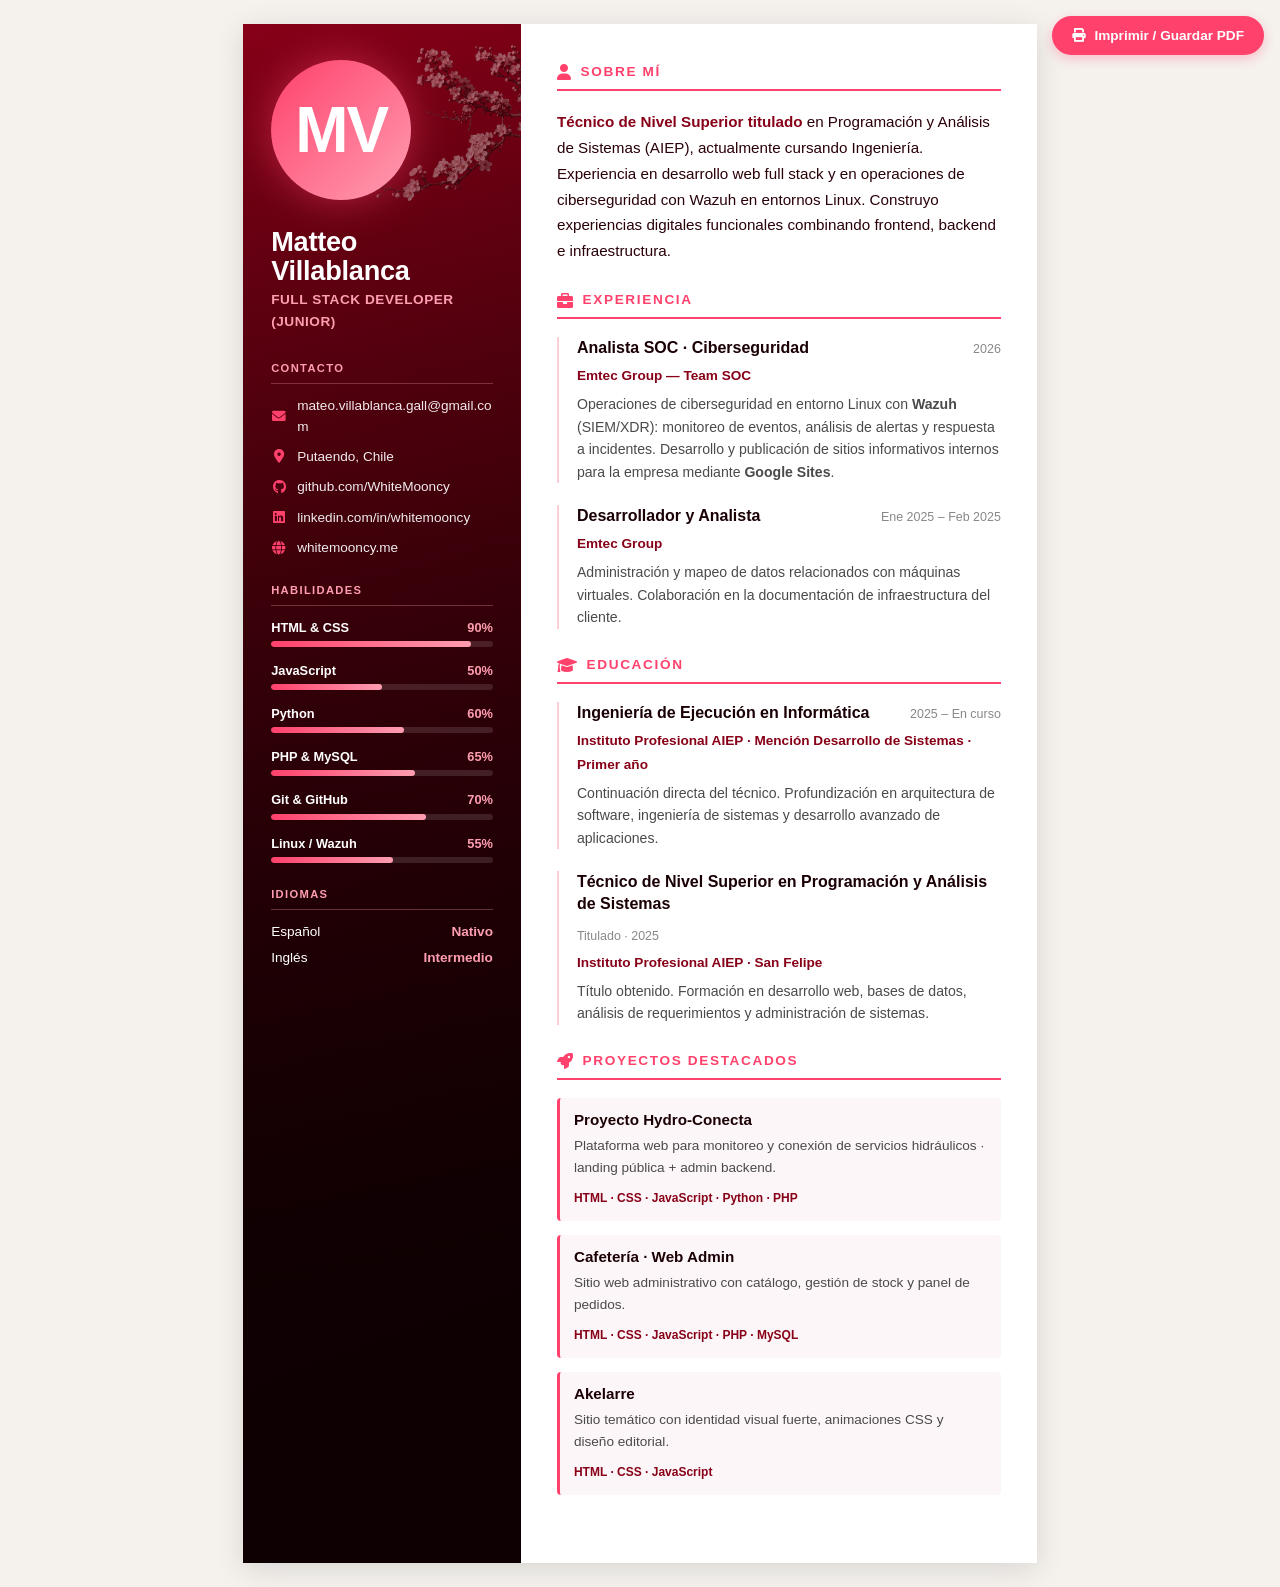
<file: pages/cv.html>
<!DOCTYPE html>
<html lang="es">
<head>
  <meta charset="UTF-8">
  <meta name="viewport" content="width=device-width, initial-scale=1.0">
  <meta http-equiv="Content-Security-Policy" content="default-src 'self'; script-src 'self' 'unsafe-inline'; style-src 'self' 'unsafe-inline' https://fonts.googleapis.com https://cdnjs.cloudflare.com; font-src 'self' https://fonts.gstatic.com https://cdnjs.cloudflare.com; img-src 'self' data:; connect-src 'self'; object-src 'none'; base-uri 'self'; form-action 'none';">
  <meta name="referrer" content="strict-origin-when-cross-origin">
  <title>CV · Mateo Villablanca · Desarrollador Full Stack Junior</title>
  <meta name="description" content="Curriculum vitae de Mateo Villablanca (WhiteMooncy) — Desarrollador Full Stack Junior con experiencia en HTML, CSS, JavaScript, Python, PHP y MySQL. Técnico en Programación y Análisis de Sistemas (AIEP), Chile.">
  <meta name="keywords" content="CV, curriculum vitae, Mateo Villablanca, WhiteMooncy, desarrollador web, full stack, HTML, CSS, JavaScript, Python, PHP, MySQL, AIEP, Chile, Putaendo">
  <meta name="author" content="Mateo Villablanca">
  <meta name="robots" content="index, follow">
  <link rel="canonical" href="https://whitemooncy.me/pages/cv.html">
  <meta property="og:type" content="profile">
  <meta property="og:title" content="CV · Mateo Villablanca · Desarrollador Full Stack Junior">
  <meta property="og:description" content="Curriculum vitae de Mateo Villablanca (WhiteMooncy) — Desarrollador Full Stack Junior, Técnico en Programación y Análisis de Sistemas (AIEP), Chile.">
  <meta property="og:url" content="https://whitemooncy.me/pages/cv.html">
  <meta property="og:site_name" content="WhiteMooncy · Portafolio">
  <meta property="og:image" content="https://whitemooncy.me/assets/favicon.svg">
  <meta property="og:image:width" content="512">
  <meta property="og:image:height" content="512">
  <meta property="og:image:alt" content="WhiteMooncy logo">
  <meta property="og:locale" content="es_CL">
  <meta name="geo.region" content="CL-VS">
  <meta name="geo.placename" content="Putaendo, Región de Valparaíso, Chile">
  <link rel="preconnect" href="https://fonts.googleapis.com">
  <link rel="preconnect" href="https://fonts.gstatic.com" crossorigin>
  <link rel="stylesheet" href="https://fonts.googleapis.com/css2?family=Poppins:wght@400;500;600;700&family=Fira+Code:wght@400;500&display=swap">
  <link rel="icon" type="image/svg+xml" href="../assets/favicon.svg">
  <link rel="stylesheet" href="../colors_and_type.css">
  <link rel="stylesheet" href="https://cdnjs.cloudflare.com/ajax/libs/font-awesome/6.0.0-beta3/css/all.min.css">
  <style>
    *,*::before,*::after { box-sizing: border-box; }
    html, body { margin: 0; padding: 0; }
    body {
      background: #f5f2ee;
      color: #1a0004;
      font-family: var(--font-primary);
      line-height: 1.5;
      padding: 24px 16px;
    }

    /* Toolbar (only on screen) */
    .toolbar {
      position: fixed;
      top: 16px; right: 16px;
      display: flex; gap: 8px;
      z-index: 10;
    }
    .toolbar button {
      display: inline-flex; align-items: center; gap: 8px;
      padding: 10px 18px;
      background: #ff416c;
      color: #fff;
      border: 2px solid #ff416c;
      border-radius: 9999px;
      font-weight: 600;
      font-size: 0.85rem;
      cursor: pointer;
      box-shadow: 0 4px 12px rgba(255,65,108,0.3);
    }
    .toolbar button:hover { background: #cc3552; border-color: #cc3552; transform: translateY(-2px); }

    .page {
      width: 100%;
      max-width: 210mm;
      min-height: 297mm;
      margin: 0 auto;
      background: #ffffff;
      box-shadow: 0 6px 28px rgba(0,0,0,0.12);
      display: grid;
      grid-template-columns: 35% 1fr;
    }

    /* Left sidebar (rojo con sakura) */
    aside {
      background: linear-gradient(160deg, #870018 0%, #3d0008 65%, #1a0004 100%);
      color: #fff;
      padding: 36px 28px;
      position: relative;
      overflow: hidden;
    }
    aside::before {
      content: '';
      position: absolute;
      top: -40px; right: -60px;
      width: 280px; height: 280px;
      background: url('../assets/sakura-branch.png') center/contain no-repeat;
      opacity: 0.5;
      pointer-events: none;
    }
    aside::after {
      content: '';
      position: absolute;
      inset: 0;
      background: linear-gradient(170deg, transparent 0%, rgba(13,0,2,0.95) 80%);
      pointer-events: none;
    }
    .photo-card {
      position: relative; z-index: 1;
      width: 140px; height: 140px;
      border-radius: 50%;
      background: linear-gradient(135deg, #ff416c, #ff9db1);
      display: grid;
      place-items: center;
      font-family: var(--font-primary);
      font-weight: 800;
      font-size: 64px;
      color: #fff;
      margin: 0 0 28px;
      box-shadow: 0 0 40px rgba(255,65,108,0.5);
      letter-spacing: -2px;
    }
    aside h1 {
      position: relative; z-index: 1;
      font-size: 1.7rem;
      font-weight: 700;
      margin: 0 0 4px;
      letter-spacing: -0.01em;
    }
    aside .role {
      position: relative; z-index: 1;
      color: #ff9db1;
      font-size: 0.85rem;
      font-weight: 600;
      letter-spacing: 0.04em;
      text-transform: uppercase;
      margin: 0 0 28px;
    }

    aside h2 {
      position: relative; z-index: 1;
      font-size: 0.7rem;
      font-weight: 700;
      letter-spacing: 0.12em;
      color: #ff9db1;
      text-transform: uppercase;
      margin: 24px 0 12px;
      padding-bottom: 8px;
      border-bottom: 1px solid rgba(255,157,177,0.3);
    }

    aside ul { position: relative; z-index: 1; list-style: none; padding: 0; margin: 0; display: flex; flex-direction: column; gap: 10px; }
    aside ul li { display: flex; align-items: center; gap: 10px; font-size: 0.85rem; color: rgba(255,255,255,0.92); word-break: break-word; }
    aside ul li i { color: #ff416c; width: 16px; text-align: center; flex-shrink: 0; }
    aside ul li a { color: rgba(255,255,255,0.92); text-decoration: none; }
    aside ul li a:hover { color: #ff9db1; text-decoration: underline; }

    .skill { margin-bottom: 14px; position: relative; z-index: 1; }
    .skill .head { display: flex; justify-content: space-between; font-size: 0.8rem; font-weight: 600; margin-bottom: 4px; }
    .skill .head .pct { color: #ff9db1; }
    .skill .bar { width: 100%; height: 6px; background: rgba(255,255,255,0.12); border-radius: 9999px; overflow: hidden; }
    .skill .fill { height: 100%; background: linear-gradient(90deg, #ff416c, #ff9db1); border-radius: 9999px; }

    .langs { position: relative; z-index: 1; display: flex; flex-direction: column; gap: 6px; font-size: 0.85rem; }
    .lang { display: flex; justify-content: space-between; }
    .lang .level { color: #ff9db1; font-weight: 600; }

    /* Right content */
    main.cv { padding: 40px 36px; }
    section { margin-bottom: 28px; }
    section h2 {
      font-size: 0.85rem;
      font-weight: 800;
      letter-spacing: 0.12em;
      color: #ff416c;
      text-transform: uppercase;
      margin: 0 0 18px;
      padding-bottom: 8px;
      border-bottom: 2px solid #ff416c;
      display: flex; align-items: center; gap: 8px;
    }
    section h2 i { font-size: 1rem; }

    .summary {
      font-size: 0.95rem;
      line-height: 1.7;
      color: #2a0008;
      margin: 0;
    }
    .summary strong { color: #870018; }

    .entry { margin-bottom: 22px; padding-left: 18px; border-left: 2px solid #fad0d5; }
    .entry:last-child { margin-bottom: 0; }
    .entry .top { display: flex; justify-content: space-between; align-items: baseline; gap: 12px; flex-wrap: wrap; margin-bottom: 4px; }
    .entry h3 { font-size: 1rem; font-weight: 700; margin: 0; color: #1a0004; }
    .entry .where { font-size: 0.85rem; color: #870018; font-weight: 600; }
    .entry .when { font-size: 0.78rem; color: #888; white-space: nowrap; }
    .entry p { font-size: 0.88rem; color: #4a4a4a; margin: 6px 0 0; line-height: 1.6; }
    .entry ul { font-size: 0.88rem; color: #4a4a4a; padding-left: 18px; margin: 6px 0 0; }
    .entry ul li { margin-bottom: 4px; }

    .projects-list { display: flex; flex-direction: column; gap: 14px; }
    .proj { padding: 12px 14px; background: #fdf6f8; border-left: 3px solid #ff416c; border-radius: 4px; }
    .proj h3 { font-size: 0.95rem; font-weight: 700; margin: 0 0 4px; color: #1a0004; }
    .proj p { font-size: 0.85rem; color: #4a4a4a; margin: 0 0 6px; }
    .proj .tech { font-size: 0.75rem; color: #870018; font-weight: 600; }

    /* Print */
    @media print {
      body { padding: 0; background: #fff; }
      .toolbar { display: none; }
      .page { box-shadow: none; max-width: none; min-height: auto; margin: 0; }
      @page { size: A4; margin: 0; }
      a { color: inherit; text-decoration: none; }
    }
  </style>
</head>
<body>
  <div class="toolbar">
    <button onclick="window.print()"><i class="fas fa-print"></i> Imprimir / Guardar PDF</button>
  </div>

  <div class="page">
    <aside>
      <div class="photo-card">MV</div>
      <h1>Matteo Villablanca</h1>
      <p class="role">Full Stack Developer (Junior)</p>

      <h2>Contacto</h2>
      <ul>
        <li><i class="fas fa-envelope"></i> <a href="mailto:mateo.villablanca.gall@gmail.com">mateo.villablanca.gall@gmail.com</a></li>
        <li><i class="fas fa-map-marker-alt"></i> Putaendo, Chile</li>
        <li><i class="fab fa-github"></i> <a href="https://github.com/WhiteMooncy">github.com/WhiteMooncy</a></li>
        <li><i class="fab fa-linkedin"></i> <a href="https://www.linkedin.com/in/whitemooncy">linkedin.com/in/whitemooncy</a></li>
        <li><i class="fas fa-globe"></i> <a href="https://whitemooncy.me">whitemooncy.me</a></li>
      </ul>

      <h2>Habilidades</h2>
      <div class="skill"><div class="head"><span>HTML &amp; CSS</span><span class="pct">90%</span></div><div class="bar"><div class="fill" style="width:90%"></div></div></div>
      <div class="skill"><div class="head"><span>JavaScript</span><span class="pct">50%</span></div><div class="bar"><div class="fill" style="width:50%"></div></div></div>
      <div class="skill"><div class="head"><span>Python</span><span class="pct">60%</span></div><div class="bar"><div class="fill" style="width:60%"></div></div></div>
      <div class="skill"><div class="head"><span>PHP &amp; MySQL</span><span class="pct">65%</span></div><div class="bar"><div class="fill" style="width:65%"></div></div></div>
      <div class="skill"><div class="head"><span>Git &amp; GitHub</span><span class="pct">70%</span></div><div class="bar"><div class="fill" style="width:70%"></div></div></div>
      <div class="skill"><div class="head"><span>Linux / Wazuh</span><span class="pct">55%</span></div><div class="bar"><div class="fill" style="width:55%"></div></div></div>

      <h2>Idiomas</h2>
      <div class="langs">
        <div class="lang"><span>Español</span><span class="level">Nativo</span></div>
        <div class="lang"><span>Inglés</span><span class="level">Intermedio</span></div>
      </div>
    </aside>

    <main class="cv">
      <section>
        <h2><i class="fas fa-user"></i> Sobre mí</h2>
        <p class="summary">
          <strong>Técnico de Nivel Superior titulado</strong> en Programación y Análisis de Sistemas (AIEP),
          actualmente cursando Ingeniería. Experiencia en desarrollo web full stack y en operaciones de
          ciberseguridad con Wazuh en entornos Linux. Construyo experiencias digitales funcionales
          combinando frontend, backend e infraestructura.
        </p>
      </section>

      <section>
        <h2><i class="fas fa-briefcase"></i> Experiencia</h2>
        <div class="entry">
          <div class="top">
            <h3>Analista SOC · Ciberseguridad</h3>
            <span class="when">2026</span>
          </div>
          <span class="where">Emtec Group — Team SOC</span>
          <p>Operaciones de ciberseguridad en entorno Linux con <strong>Wazuh</strong> (SIEM/XDR): monitoreo de eventos, análisis de alertas y respuesta a incidentes. Desarrollo y publicación de sitios informativos internos para la empresa mediante <strong>Google Sites</strong>.</p>
        </div>
        <div class="entry">
          <div class="top">
            <h3>Desarrollador y Analista</h3>
            <span class="when">Ene 2025 – Feb 2025</span>
          </div>
          <span class="where">Emtec Group</span>
          <p>Administración y mapeo de datos relacionados con máquinas virtuales. Colaboración en la documentación de infraestructura del cliente.</p>
        </div>
      </section>

      <section>
        <h2><i class="fas fa-graduation-cap"></i> Educación</h2>
        <div class="entry">
          <div class="top">
            <h3>Ingeniería de Ejecución en Informática</h3>
            <span class="when">2025 – En curso</span>
          </div>
          <span class="where">Instituto Profesional AIEP · Mención Desarrollo de Sistemas · Primer año</span>
          <p>Continuación directa del técnico. Profundización en arquitectura de software, ingeniería de sistemas y desarrollo avanzado de aplicaciones.</p>
        </div>
        <div class="entry">
          <div class="top">
            <h3>Técnico de Nivel Superior en Programación y Análisis de Sistemas</h3>
            <span class="when">Titulado · 2025</span>
          </div>
          <span class="where">Instituto Profesional AIEP · San Felipe</span>
          <p>Título obtenido. Formación en desarrollo web, bases de datos, análisis de requerimientos y administración de sistemas.</p>
        </div>
      </section>

      <section>
        <h2><i class="fas fa-rocket"></i> Proyectos destacados</h2>
        <div class="projects-list">
          <div class="proj">
            <h3>Proyecto Hydro-Conecta</h3>
            <p>Plataforma web para monitoreo y conexión de servicios hidráulicos · landing pública + admin backend.</p>
            <span class="tech">HTML · CSS · JavaScript · Python · PHP</span>
          </div>
          <div class="proj">
            <h3>Cafetería · Web Admin</h3>
            <p>Sitio web administrativo con catálogo, gestión de stock y panel de pedidos.</p>
            <span class="tech">HTML · CSS · JavaScript · PHP · MySQL</span>
          </div>
          <div class="proj">
            <h3>Akelarre</h3>
            <p>Sitio temático con identidad visual fuerte, animaciones CSS y diseño editorial.</p>
            <span class="tech">HTML · CSS · JavaScript</span>
          </div>
        </div>
      </section>
    </main>
  </div>
</body>
</html>
</file>
<file: colors_and_type.css>
/* ============================================================
   WhiteMooncy / Matteo Villablanca · Portafolio
   colors_and_type.css — Tokens base + estilos semánticos
   Tema actual: ROSA HOT (#ff416c) sobre rojo oscuro + sakura
   Fuente: WhiteMooncy/PORTAFOLIO @ refactor · design-tokens.css
   ============================================================ */

/* Fuentes cargadas desde <head> en index.html para mejor rendimiento (LCP/FCP) */

:root {
  /* ============================================================
     COLOR — PALETA PRIMARIA (rosa hot / rojo)
     ============================================================ */
  --color-primary:         #ff416c;
  --color-primary-light:   #ff7c9f;
  --color-primary-lighter: #ff9db1;
  --color-primary-dark:    #cc3552;
  --color-primary-darker:  #870018;

  --color-accent:       #ff416c;
  --color-accent-hover: #cc3552;

  /* Escala legacy "Tradewind" (mantenida por compat — ahora roja) */
  --color-tradewind-50:  #ffe4e9;
  --color-tradewind-100: #ffccd6;
  --color-tradewind-200: #ff9db1;
  --color-tradewind-300: #ff7c9f;
  --color-tradewind-400: #ff4f7c;
  --color-tradewind-500: #ff416c;
  --color-tradewind-600: #e63c5c;
  --color-tradewind-700: #cc3552;
  --color-tradewind-800: #b32d47;
  --color-tradewind-900: #870018;
  --color-tradewind-950: #3d0008;

  /* ============================================================
     COLOR — TEXTO (sobre fondos oscuros — todo blanco/rosado claro)
     ============================================================ */
  --color-text-primary:   #ffffff;
  --color-text-secondary: #e8d5db;
  --color-text-tertiary:  #f4dfe4;
  --color-text-muted:     #c0a9b0;
  --color-text-inverse:   #ffffff;

  /* Alias cortos */
  --fg-1: #ffffff;
  --fg-2: #e8d5db;
  --fg-3: #f4dfe4;
  --fg-muted: #c0a9b0;

  /* ============================================================
     COLOR — FONDOS (semi-transparentes rojo profundo)
     ============================================================ */
  --color-bg-primary:   rgba(15, 0, 0, 0.35);
  --color-bg-secondary: rgba(70, 0, 10, 0.5);
  --color-bg-tertiary:  rgba(139, 0, 21, 0.3);
  --color-bg-code:      #f5f5f5;
  --color-bg-dark:      #1a0004;
  --color-bg-dark-alt:  #0d0002;

  /* Alias cortos */
  --bg-1: rgba(15, 0, 0, 0.35);
  --bg-2: rgba(70, 0, 10, 0.5);
  --bg-3: rgba(139, 0, 21, 0.3);
  --bg-dark: #1a0004;
  --bg-darker: #0d0002;

  /* Fondo de página: el gradiente "noche" del body */
  --page-bg: linear-gradient(135deg,
    #6b0013 0%, #52000f 12%, #3a000b 25%, #270007 40%,
    #160004 55%, #0a0002 72%, #040001 88%, #000000 100%
  );

  /* Glass cards (sobre fondo oscuro: usar transparencias blancas) */
  --glass-card-bg:     rgba(255, 255, 255, 0.06);
  --glass-card-border: rgba(255, 255, 255, 0.10);
  --glass-card-hover:  rgba(255, 65, 108, 0.40); /* rosa al hover */

  /* Navbar glass */
  --navbar-bg:         rgba(4, 0, 1, 0.55);
  --navbar-border:     rgba(255, 79, 124, 0.10);

  /* ============================================================
     COLOR — BORDES (rosados translúcidos)
     ============================================================ */
  --color-border-light: rgba(255, 157, 177, 0.30);
  --color-border:       rgba(255, 157, 177, 0.50);
  --color-border-dark:  rgba(255, 79, 124, 0.30);

  /* ============================================================
     COLOR — ESTADOS
     ============================================================ */
  --color-success: #10b981;
  --color-success-light: #d1fae5;
  --color-warning: #f7b731;
  --color-warning-light: #fef3c7;
  --color-error:   #ef4444;
  --color-error-light: #fee2e2;
  --color-info:    #3b82f6;
  --color-info-light: #dbeafe;

  /* Redes sociales */
  --color-linkedin: #0077b5;
  --color-github:   #333333;
  --color-discord:  #5865f2;

  /* ============================================================
     GRADIENTES
     ============================================================ */
  --gradient-primary:    linear-gradient(135deg, #ff416c 0%, #ff7c9f 100%);
  --gradient-background: linear-gradient(135deg, rgba(139,0,21,0.98) 0%, rgba(70,0,10,0.95) 100%);
  --gradient-dark:       linear-gradient(135deg, #1a0004 0%, #0d0002 100%);
  --gradient-text:       linear-gradient(90deg, #ff416c 0%, #cc3552 100%);
  /* Gradiente del wordmark "WhiteMooncy" */
  --gradient-logo:       linear-gradient(135deg, #ff416c 0%, #ff9db1 100%);
  /* Gradiente del CV button */
  --gradient-cv:         linear-gradient(135deg, rgba(255,65,108,0.25), rgba(255,157,177,0.15));
  --gradient-cv-hover:   linear-gradient(135deg, #ff416c, #ff4f7c);

  /* ============================================================
     TIPOGRAFÍA — Poppins · única familia
     ============================================================ */
  --font-primary: 'Poppins', -apple-system, BlinkMacSystemFont, 'Segoe UI', Roboto, sans-serif;
  --font-code:    'Fira Code', 'Courier New', monospace;

  /* Escala modular ratio 1.250 */
  --text-xs:  0.75rem;
  --text-sm:  0.875rem;
  --text-base: 1rem;
  --text-lg:  1.125rem;
  --text-xl:  1.25rem;
  --text-2xl: 1.5rem;
  --text-3xl: 1.875rem;
  --text-4xl: 2.25rem;
  --text-5xl: 3rem;
  --text-6xl: 3.75rem;

  --font-normal:   400;
  --font-medium:   500;
  --font-semibold: 600;
  --font-bold:     700;

  --leading-none:    1;
  --leading-tight:   1.25;
  --leading-snug:    1.375;
  --leading-normal:  1.5;
  --leading-relaxed: 1.625;
  --leading-loose:   2;

  --tracking-tighter: -0.05em;
  --tracking-tight:   -0.025em;
  --tracking-normal:  0;
  --tracking-wide:    0.025em;
  --tracking-wider:   0.05em;
  --tracking-widest:  0.1em;

  /* ============================================================
     ESPACIADO — 8pt grid
     ============================================================ */
  --space-0: 0;
  --space-1: 0.25rem;
  --space-2: 0.5rem;
  --space-3: 0.75rem;
  --space-4: 1rem;
  --space-5: 1.25rem;
  --space-6: 1.5rem;
  --space-7: 1.75rem;
  --space-8: 2rem;
  --space-10: 2.5rem;
  --space-12: 3rem;
  --space-16: 4rem;
  --space-20: 5rem;
  --space-24: 6rem;
  --space-32: 8rem;

  /* ============================================================
     SOMBRAS
     ============================================================ */
  --shadow-xs:   0 1px 2px  rgba(0,0,0,0.05);
  --shadow-sm:   0 2px 4px  rgba(0,0,0,0.06);
  --shadow-base: 0 4px 6px  rgba(0,0,0,0.07);
  --shadow-md:   0 6px 12px rgba(0,0,0,0.08);
  --shadow-lg:   0 8px 16px rgba(0,0,0,0.09);
  --shadow-xl:   0 12px 24px rgba(0,0,0,0.10);
  --shadow-2xl:  0 16px 32px rgba(0,0,0,0.12);

  /* Sombras con color de marca (CTA, hover) */
  --shadow-primary:    0 4px 12px rgba(255,65,108,0.30);
  --shadow-primary-lg: 0 8px 24px rgba(255,65,108,0.40);
  /* Glow del CV button hover */
  --shadow-cv-hover:   0 0 25px rgba(255,65,108,0.5), 0 0 50px rgba(255,65,108,0.25);
  /* Sombra rosa de la project-card hover */
  --shadow-card-hover: 0 12px 28px rgba(255,65,108,0.15);
  /* Navbar */
  --shadow-nav: 0 4px 20px rgba(0,0,0,0.08);

  /* ============================================================
     RADIOS
     ============================================================ */
  --radius-none: 0;
  --radius-sm:   0.25rem;
  --radius-base: 0.375rem;
  --radius-md:   0.5rem;
  --radius-lg:   0.75rem;
  --radius-xl:   1rem;
  --radius-2xl:  1.5rem;
  --radius-pill: 60px;
  --radius-full: 9999px;

  /* ============================================================
     TRANSICIONES
     ============================================================ */
  --duration-fast:   150ms;
  --duration-base:   200ms;
  --duration-medium: 300ms;
  --duration-slow:   500ms;

  --ease-out:    cubic-bezier(0, 0, 0.2, 1);
  --ease-in-out: cubic-bezier(0.4, 0, 0.2, 1);
  --ease-bounce: cubic-bezier(0.68, -0.55, 0.265, 1.55);

  --transition-fast:   all 150ms cubic-bezier(0, 0, 0.2, 1);
  --transition-base:   all 200ms cubic-bezier(0.4, 0, 0.2, 1);
  --transition-medium: all 300ms cubic-bezier(0.4, 0, 0.2, 1);

  /* ============================================================
     EFECTOS
     ============================================================ */
  --backdrop-blur:    blur(20px);
  --backdrop-blur-sm: blur(8px);
  --backdrop-color: rgba(0,0,0,0.5);

  /* ============================================================
     LAYOUT
     ============================================================ */
  --header-height: 110px;
  --header-height-mobile: 80px;
  --container-xl: 1280px;
  --container-2xl: 1536px;
}

/* ============================================================
   DARK THEME — preferencia del sistema (el body ya es oscuro,
   el dark mode mantiene la misma paleta con micro-ajustes)
   ============================================================ */
[data-theme='dark'] {
  --color-bg-code: #1e293b;
  --shadow-primary:    0 4px 12px rgba(255,65,108,0.20);
  --shadow-primary-lg: 0 8px 24px rgba(255,65,108,0.30);
}

/* ============================================================
   ESTILOS SEMÁNTICOS BASE
   ============================================================ */
body {
  font-family: var(--font-primary);
  font-size: var(--text-base);
  line-height: var(--leading-normal);
  color: var(--fg-1);
  background: var(--page-bg);
  -webkit-font-smoothing: antialiased;
  -moz-osx-font-smoothing: grayscale;
}

h1, .h1 {
  font-family: var(--font-primary);
  font-size: clamp(3rem, 6vw, 5.5rem);
  font-weight: 800;
  line-height: 1.05;
  color: var(--fg-1);
  margin: 0 0 var(--space-2);
}

h2, .h2 {
  font-family: var(--font-primary);
  font-size: clamp(2rem, 4vw, 3.5rem);
  font-weight: var(--font-bold);
  line-height: var(--leading-tight);
  color: var(--fg-1);
  margin: 0 0 var(--space-4);
}

h3, .h3 {
  font-size: var(--text-2xl);
  font-weight: var(--font-semibold);
  line-height: var(--leading-snug);
  color: var(--fg-1);
  margin: 0 0 var(--space-3);
}

h4, .h4 {
  font-size: var(--text-xl);
  font-weight: var(--font-semibold);
  line-height: var(--leading-snug);
  color: var(--fg-1);
  margin: 0 0 var(--space-2);
}

p, .body {
  font-size: var(--text-base);
  line-height: var(--leading-relaxed);
  color: var(--fg-2);
  margin: 0 0 var(--space-4);
}

.lead { font-size: var(--text-lg); line-height: var(--leading-relaxed); color: var(--fg-2); }
small, .caption { font-size: var(--text-xs); color: var(--fg-muted); }

code, kbd, pre { font-family: var(--font-code); font-size: 0.95em; }
code { background: var(--color-bg-code); padding: 0.15em 0.4em; border-radius: var(--radius-sm); color: var(--color-primary); }

a { color: var(--color-primary); text-decoration: none; transition: var(--transition-fast); }
a:hover { color: var(--color-primary-light); }

/* Greeting chico sobre el H1 del hero ("Hola, soy Matteo") */
.hero-greeting {
  font-size: 1rem;
  font-weight: var(--font-medium);
  color: var(--color-primary-light);
  letter-spacing: var(--tracking-wide);
  margin-bottom: 0.25rem;
}

/* Wordmark del logo con gradiente */
.logo-wordmark {
  background: var(--gradient-logo);
  -webkit-background-clip: text;
  -webkit-text-fill-color: transparent;
  background-clip: text;
  font-weight: var(--font-bold);
}
</file>
